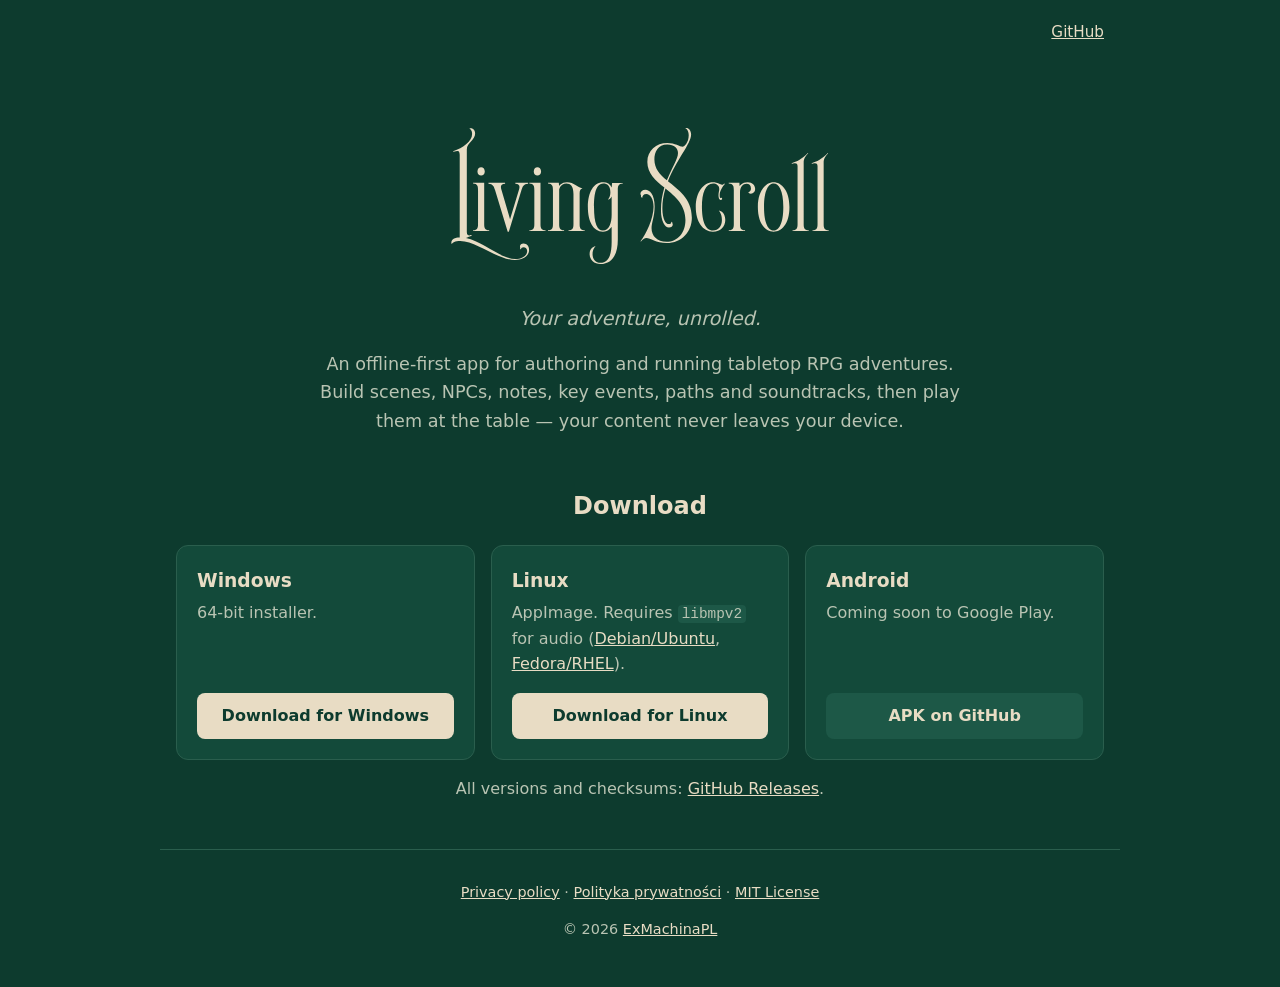
<file: site/index.html>
<!doctype html>
<html lang="en">
<head>
  <meta charset="utf-8">
  <meta name="viewport" content="width=device-width, initial-scale=1">
  <title>Living Scroll — Your adventure, unrolled</title>
  <meta name="description" content="Living Scroll is an offline-first app for authoring and running tabletop RPG adventures: scenes, NPCs, notes, key events, paths and music — on Windows, Linux and Android.">
  <link rel="icon" href="assets/icon.svg" type="image/svg+xml">
  <link rel="stylesheet" href="style.css">
</head>
<body>
  <header class="topbar">
    <a class="topbar-link" href="https://github.com/ExMachinaPL/LivingScroll">GitHub</a>
  </header>

  <main>
    <section class="hero">
      <h1 class="logo">
        <img src="assets/logo.svg" alt="Living Scroll" width="480" height="200">
      </h1>
      <p class="tagline">Your adventure, unrolled.</p>
      <p class="lead">An offline-first app for authoring and running tabletop RPG
        adventures. Build scenes, NPCs, notes, key events, paths and soundtracks,
        then play them at the table — your content never leaves your device.</p>
    </section>

    <section class="downloads" aria-labelledby="download-heading">
      <h2 id="download-heading">Download</h2>
      <div class="cards">
        <article class="card">
          <h3>Windows</h3>
          <p>64-bit installer.</p>
          <a class="button" href="@DOWNLOAD_WINDOWS@">Download for Windows</a>
        </article>
        <article class="card">
          <h3>Linux</h3>
          <p>AppImage. Requires <code>libmpv2</code> for audio
            (<a href="https://github.com/ExMachinaPL/LivingScroll/blob/main/README.Debian.md">Debian/Ubuntu</a>,
            <a href="https://github.com/ExMachinaPL/LivingScroll/blob/main/README.RedHat.md">Fedora/RHEL</a>).</p>
          <a class="button" href="@DOWNLOAD_LINUX@">Download for Linux</a>
        </article>
        <article class="card">
          <h3>Android</h3>
          <p>Coming soon to Google Play.</p>
          <a class="button secondary" href="@DOWNLOAD_ANDROID@">APK on GitHub</a>
        </article>
      </div>
      <p class="note">All versions and checksums:
        <a href="https://github.com/ExMachinaPL/LivingScroll/releases">GitHub Releases</a>.</p>
    </section>
  </main>

  <footer class="footer">
    <p><a href="privacy/">Privacy policy</a> ·
      <a href="pl/privacy/">Polityka prywatności</a> ·
      <a href="https://github.com/ExMachinaPL/LivingScroll/blob/main/LICENSE">MIT License</a></p>
    <p>© 2026 <a href="https://ex-machina.pl">ExMachinaPL</a></p>
  </footer>
</body>
</html>
</file>
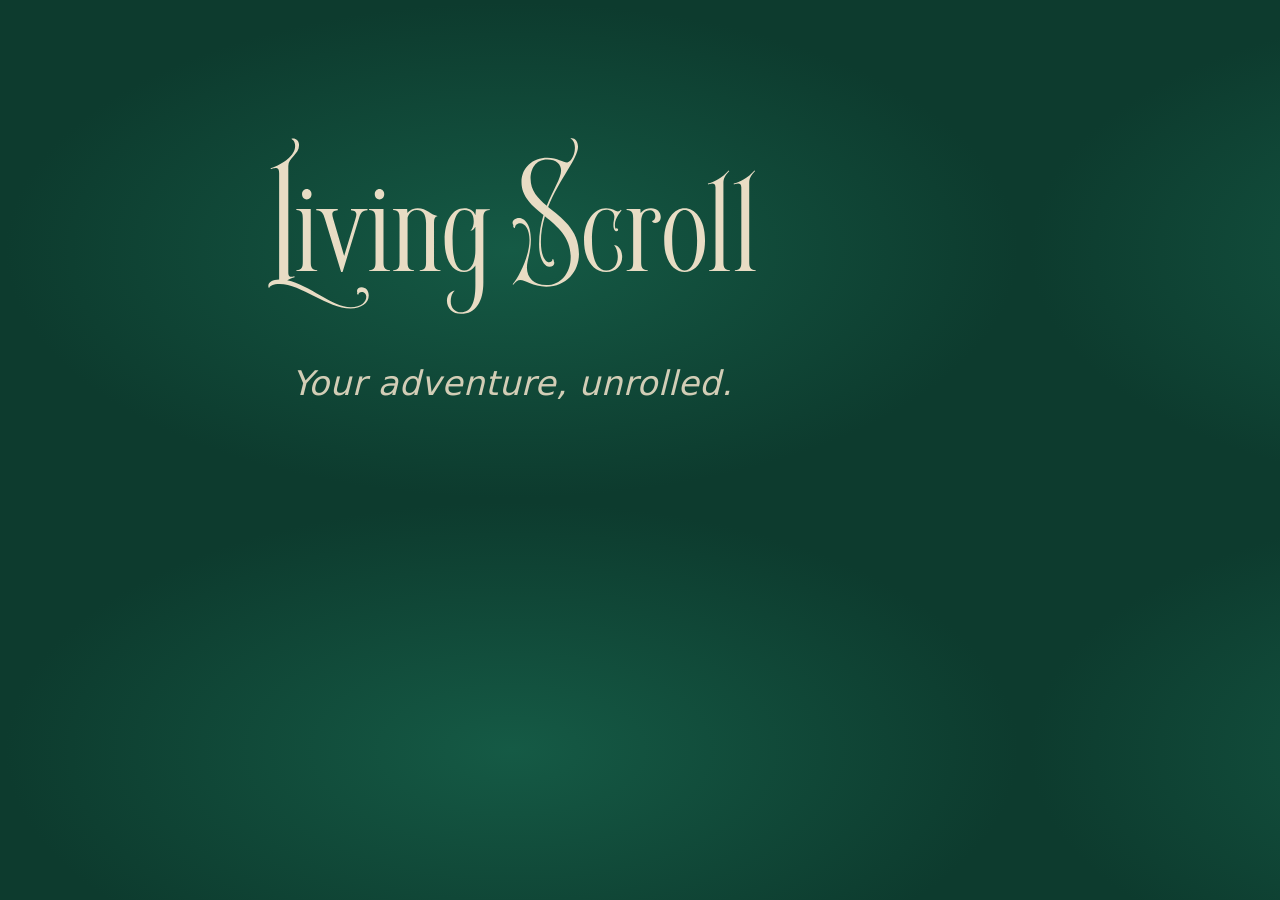
<file: distribution/play/feature-graphic.html>
<!doctype html>
<!-- Source of feature-graphic-1024x500.png (Google Play "Feature graphic").
     Render: firefox --headless --window-size=1024,500 --screenshot <out.png> file://<this file> -->
<html>
<head>
<meta charset="utf-8">
<style>
  html, body { margin: 0; width: 1024px; height: 500px; overflow: hidden; }
  body {
    display: flex; flex-direction: column; align-items: center; justify-content: center;
    background: radial-gradient(ellipse at center, #155a45 0%, #0d3b2e 70%);
    font-family: system-ui, -apple-system, "Segoe UI", Roboto, sans-serif;
  }
  img { width: 620px; height: auto; }
  p { margin: 8px 0 0; color: #e8dcc4; font-size: 34px; font-style: italic; letter-spacing: 0.5px; opacity: 0.9; }
</style>
</head>
<body>
  <img src="../../site/assets/logo.svg" alt="Living Scroll">
  <p>Your adventure, unrolled.</p>
</body>
</html>
</file>
<file: site/style.css>
/* One theme only: the brand's dark green with cream ink (the app icon and
   logo colours). No light/dark switching. */
:root {
  --bg: #0d3b2e;          /* brand green — also the logo's background */
  --surface: #134a3a;     /* cards: one step lighter than the page */
  --border: #2a5e4d;
  --text: #e8dcc4;        /* brand cream — the logo's ink */
  --muted: #b9c4b3;
  --accent: #e8dcc4;      /* primary buttons: cream on green */
  --accent-text: #0d3b2e;
  --accent-soft: #1d5847; /* secondary buttons, inline code */
  color-scheme: dark;
}

* { box-sizing: border-box; }

body {
  margin: 0;
  background: var(--bg);
  color: var(--text);
  font: 16px/1.6 system-ui, -apple-system, "Segoe UI", Roboto, sans-serif;
}

a { color: var(--text); }

a:hover { color: #ffffff; }

.topbar,
main,
.footer {
  max-width: 960px;
  margin: 0 auto;
  padding: 0 16px;
}

.topbar {
  display: flex;
  align-items: center;
  justify-content: space-between;
  min-height: 64px;
  padding-top: 12px;
  padding-bottom: 12px;
}

.topbar .brand img {
  display: block;
  width: auto;
  height: 48px;
}

.topbar-link {
  margin-left: auto;
  font-size: 0.95rem;
}

.hero {
  text-align: center;
  padding: 32px 0 32px;
}

/* The logo replaces the heading TEXT but stays inside <h1>, so the page keeps
   its heading for screen readers / search engines; alt covers a failed load. */
.hero .logo {
  margin: 0;
  line-height: 0;
}

.hero .logo img {
  width: min(480px, 90vw);
  height: auto;
}

.tagline {
  margin: 8px 0 16px;
  color: var(--muted);
  font-size: 1.2rem;
  font-style: italic;
}

.lead {
  max-width: 640px;
  margin: 0 auto;
  color: var(--muted);
  font-size: 1.1rem;
}

.downloads h2 { text-align: center; }

.cards {
  display: grid;
  grid-template-columns: repeat(auto-fit, minmax(240px, 1fr));
  gap: 16px;
}

.card {
  display: flex;
  flex-direction: column;
  padding: 20px;
  background: var(--surface);
  border: 1px solid var(--border);
  border-radius: 12px;
}

.card h3 { margin: 0 0 4px; }

.card p {
  flex: 1;
  margin: 0 0 16px;
  color: var(--muted);
}

.button {
  display: inline-block;
  padding: 10px 16px;
  border-radius: 8px;
  background: var(--accent);
  color: var(--accent-text);
  font-weight: 600;
  text-align: center;
  text-decoration: none;
}

.button:hover { color: var(--accent-text); filter: brightness(1.08); }

.button.secondary {
  background: var(--accent-soft);
  color: var(--text);
}

.button.secondary:hover { color: #ffffff; }

.note {
  text-align: center;
  color: var(--muted);
}

code {
  padding: 1px 4px;
  border-radius: 4px;
  background: var(--accent-soft);
  font-size: 0.9em;
}

.legal {
  max-width: 760px;
  padding-bottom: 32px;
}

.legal h1 { line-height: 1.2; }

.legal h2 { margin-top: 32px; }

.footer {
  margin-top: 48px;
  padding-top: 16px;
  padding-bottom: 32px;
  border-top: 1px solid var(--border);
  color: var(--muted);
  font-size: 0.9rem;
  text-align: center;
}
</file>
